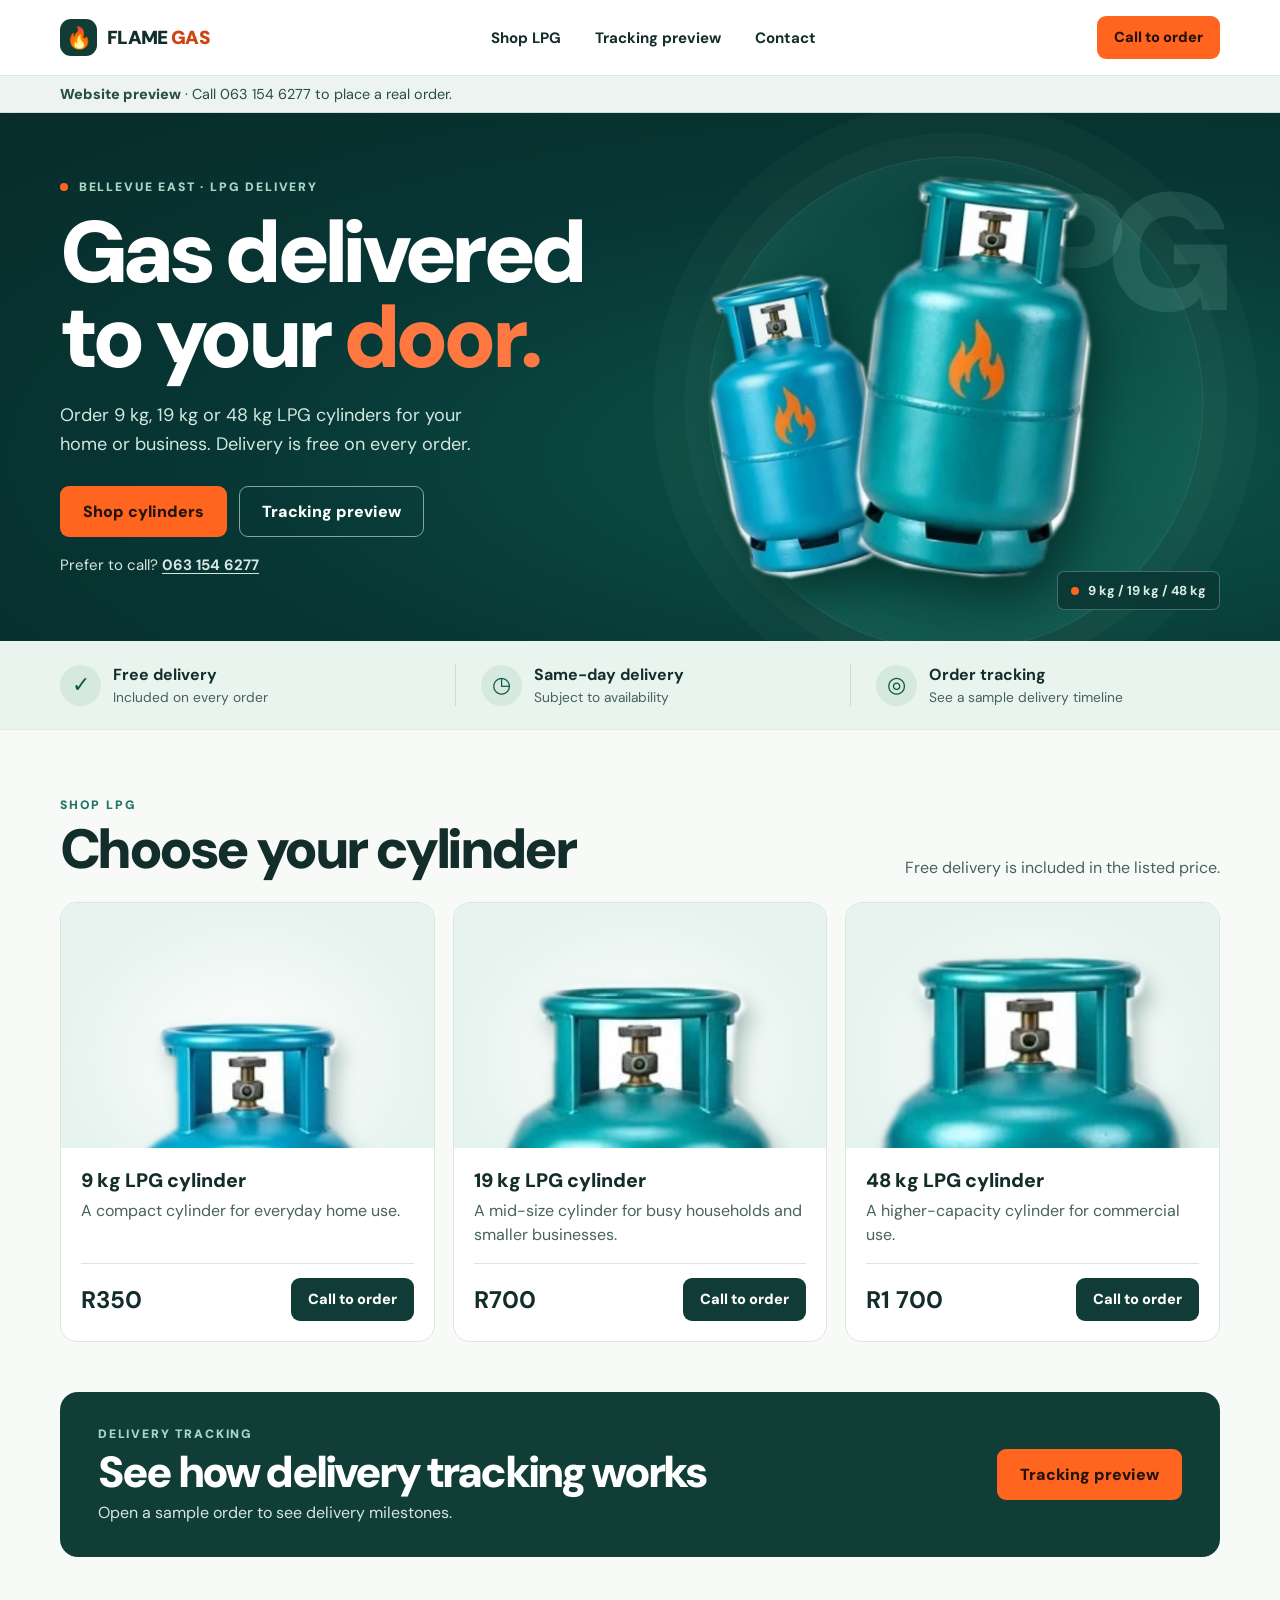
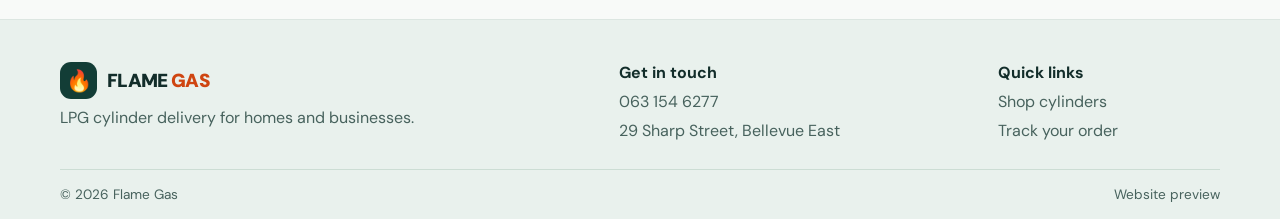
<file: index.html>
<!doctype html><html lang="en-ZA"><head><meta charSet="utf-8"/><meta name="viewport" content="width=device-width,initial-scale=1"/><link rel="preload" as="image" href="./cylinder-9.webp"/><link rel="preload" as="image" href="./cylinder-48.webp"/><link rel="preload" as="image" href="./cylinder-19.webp"/><title>Flame Gas | LPG Delivery in Bellevue East</title><meta name="description" content="Flame Gas offers 9 kg, 19 kg and 48 kg LPG cylinders with free delivery. Based in Bellevue East."/><meta name="theme-color" content="#073634"/><link rel="stylesheet" href="./style.css"/></head><body><header class="header"><div class="wrap nav"><a class="brand" href="./index.html" aria-label="Flame Gas home"><span class="brand-mark" aria-hidden="true">🔥</span><span>FLAME<span class="brand-accent"> GAS</span></span></a><nav aria-label="Main navigation"><a href="./index.html#cylinders">Shop LPG</a><a href="./track.html">Tracking preview</a><a href="./index.html#contact">Contact</a></nav><a class="button small" href="tel:+27631546277">Call to order</a></div></header><div class="preview-notice"><p class="wrap"><strong>Website preview</strong> · Call 063 154 6277 to place a real order.</p></div><main><section class="hero"><div class="wrap hero-grid"><div class="hero-copy"><p class="eyebrow"><span></span> BELLEVUE EAST · LPG DELIVERY</p><h1>Gas delivered<br/>to your <em>door.</em></h1><p>Order 9 kg, 19 kg or 48 kg LPG cylinders for your home or business. Delivery is free on every order.</p><div class="actions"><a class="button" href="#cylinders">Shop cylinders</a><a class="button outline" href="./track.html">Tracking preview</a></div><a class="hero-phone" href="tel:+27631546277">Prefer to call? <strong>063 154 6277</strong></a></div><div class="hero-art" aria-hidden="true"><div class="hero-orbit"></div><div class="art-text">LPG</div><img class="hero-bottle back" src="./cylinder-9.webp" alt=""/><img class="hero-bottle front" src="./cylinder-48.webp" alt=""/><div class="art-caption"><span></span> 9 kg / 19 kg / 48 kg</div></div></div></section><section class="benefits" aria-label="Delivery benefits"><div class="wrap benefit-row"><div><span class="benefit-icon" aria-hidden="true">✓</span><div><strong>Free delivery</strong><small>Included on every order</small></div></div><div><span class="benefit-icon" aria-hidden="true">◷</span><div><strong>Same-day delivery</strong><small>Subject to availability</small></div></div><div><span class="benefit-icon" aria-hidden="true">◎</span><div><strong>Order tracking</strong><small>See a sample delivery timeline</small></div></div></div></section><section class="catalog wrap" id="cylinders"><div class="section-heading"><div><p class="eyebrow">SHOP LPG</p><h2>Choose your cylinder</h2></div><p>Free delivery is included in the listed price.</p></div><div class="products"><article class="product"><div class="product-image stage-9"><img src="./cylinder-9.webp" alt="9 kg LPG cylinder"/></div><div class="product-copy"><h3>9 kg LPG cylinder</h3><p>A compact cylinder for everyday home use.</p><div class="product-action"><strong>R350</strong><a class="button small dark" href="tel:+27631546277" aria-label="Call to order a 9 kg cylinder">Call to order</a></div></div></article><article class="product"><div class="product-image stage-19"><img src="./cylinder-19.webp" alt="19 kg LPG cylinder"/></div><div class="product-copy"><h3>19 kg LPG cylinder</h3><p>A mid-size cylinder for busy households and smaller businesses.</p><div class="product-action"><strong>R700</strong><a class="button small dark" href="tel:+27631546277" aria-label="Call to order a 19 kg cylinder">Call to order</a></div></div></article><article class="product"><div class="product-image stage-48"><img src="./cylinder-48.webp" alt="48 kg LPG cylinder"/></div><div class="product-copy"><h3>48 kg LPG cylinder</h3><p>A higher-capacity cylinder for commercial use.</p><div class="product-action"><strong>R1 700</strong><a class="button small dark" href="tel:+27631546277" aria-label="Call to order a 48 kg cylinder">Call to order</a></div></div></article></div></section><section class="wrap track-banner"><div><p class="eyebrow">DELIVERY TRACKING</p><h2>See how delivery tracking works</h2><p>Open a sample order to see delivery milestones.</p></div><a class="button" href="./track.html">Tracking preview</a></section></main><footer id="contact"><div class="wrap footer-main"><div><a class="brand" href="./index.html" aria-label="Flame Gas home"><span class="brand-mark" aria-hidden="true">🔥</span><span>FLAME<span class="brand-accent"> GAS</span></span></a><p>LPG cylinder delivery for homes and businesses.</p></div><div><h3>Get in touch</h3><a href="tel:+27631546277">063 154 6277</a><a href="https://www.google.com/maps/search/?api=1&amp;query=29%20Sharp%20Street%2C%20Bellevue%20East" target="_blank" rel="noreferrer">29 Sharp Street, Bellevue East</a></div><div><h3>Quick links</h3><a href="./index.html#cylinders">Shop cylinders</a><a href="./track.html">Track your order</a></div></div><div class="wrap footer-bottom"><span>© 2026 Flame Gas</span><span>Website preview</span></div></footer></body></html>
</file>
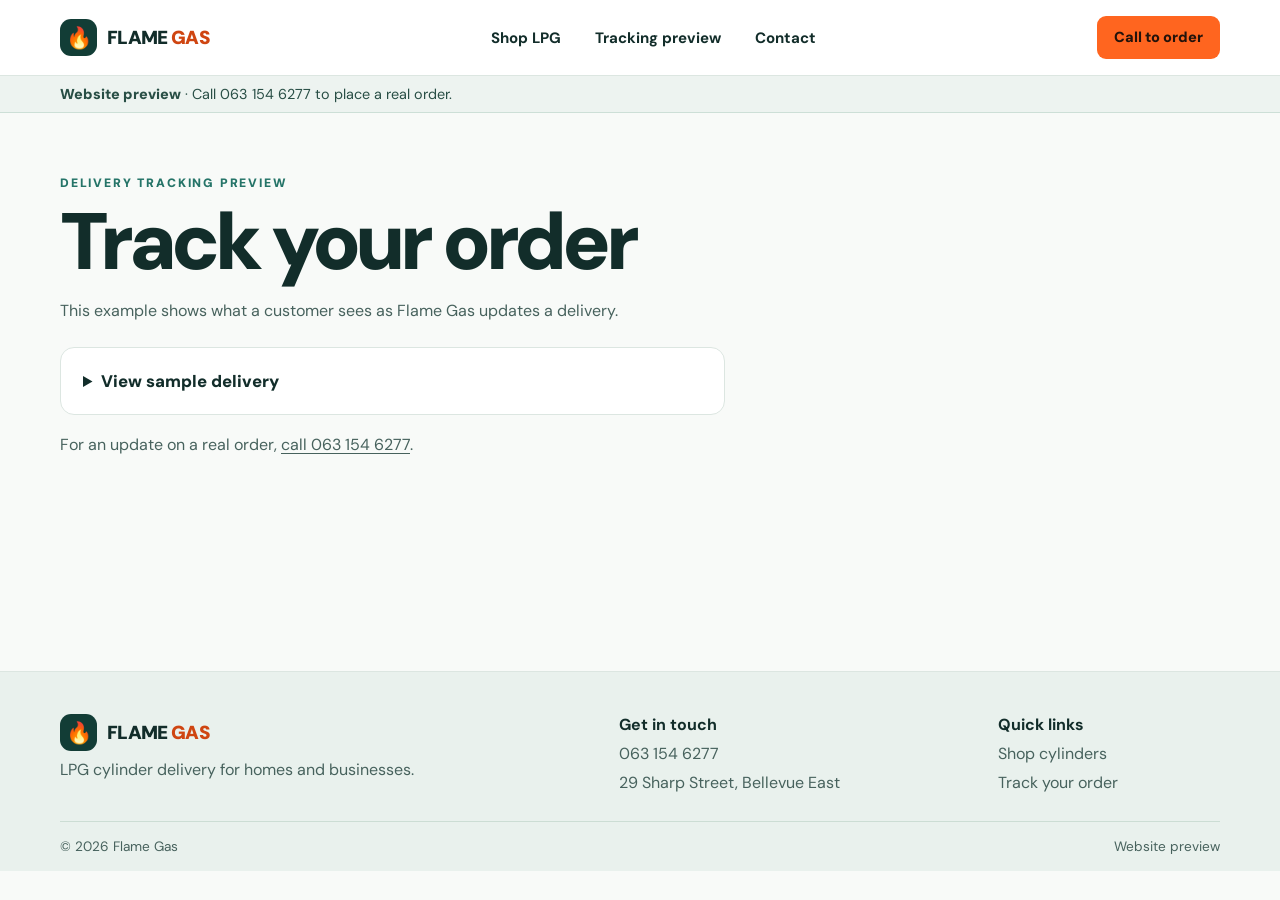
<file: track.html>
<!doctype html><html lang="en-ZA"><head><meta charSet="utf-8"/><meta name="viewport" content="width=device-width,initial-scale=1"/><title>Tracking preview | Flame Gas</title><meta name="description" content="Flame Gas offers 9 kg, 19 kg and 48 kg LPG cylinders with free delivery. Based in Bellevue East."/><meta name="theme-color" content="#073634"/><link rel="stylesheet" href="./style.css"/></head><body><header class="header"><div class="wrap nav"><a class="brand" href="./index.html" aria-label="Flame Gas home"><span class="brand-mark" aria-hidden="true">🔥</span><span>FLAME<span class="brand-accent"> GAS</span></span></a><nav aria-label="Main navigation"><a href="./index.html#cylinders">Shop LPG</a><a href="./track.html">Tracking preview</a><a href="./index.html#contact">Contact</a></nav><a class="button small" href="tel:+27631546277">Call to order</a></div></header><div class="preview-notice"><p class="wrap"><strong>Website preview</strong> · Call 063 154 6277 to place a real order.</p></div><main class="subpage wrap"><p class="eyebrow">DELIVERY TRACKING PREVIEW</p><h1>Track your order</h1><p>This example shows what a customer sees as Flame Gas updates a delivery.</p><details class="tracking-result"><summary>View sample delivery</summary><div class="order-heading"><div><p class="eyebrow">SAMPLE ORDER</p><h2>Out for delivery</h2></div><strong>R350</strong></div><ol class="timeline"><li class="reached"><strong>Order received</strong><time>09:00</time></li><li class="reached"><strong>Confirmed</strong><time>09:15</time></li><li class="reached"><strong>Out for delivery</strong><time>10:30</time></li><li><strong>Delivered</strong></li></ol><p>1 × 9 kg LPG · Free delivery</p></details><p class="assistance">For an update on a real order, <a href="tel:+27631546277">call 063 154 6277</a>.</p></main><footer id="contact"><div class="wrap footer-main"><div><a class="brand" href="./index.html" aria-label="Flame Gas home"><span class="brand-mark" aria-hidden="true">🔥</span><span>FLAME<span class="brand-accent"> GAS</span></span></a><p>LPG cylinder delivery for homes and businesses.</p></div><div><h3>Get in touch</h3><a href="tel:+27631546277">063 154 6277</a><a href="https://www.google.com/maps/search/?api=1&amp;query=29%20Sharp%20Street%2C%20Bellevue%20East" target="_blank" rel="noreferrer">29 Sharp Street, Bellevue East</a></div><div><h3>Quick links</h3><a href="./index.html#cylinders">Shop cylinders</a><a href="./track.html">Track your order</a></div></div><div class="wrap footer-bottom"><span>© 2026 Flame Gas</span><span>Website preview</span></div></footer></body></html>
</file>
<file: style.css>
@font-face{font-family:DM Sans;src:url('./dm-sans.woff2') format('woff2');font-weight:100 1000;font-display:swap}
:root{--ink:#122d2a;--muted:#47625d;--teal:#073634;--accent:#ff651f;--paper:#f8faf8;--line:#dce6e1;--white:#fff;font-family:DM Sans,Arial,sans-serif;color:var(--ink);background:var(--paper);font-synthesis:none}
*{box-sizing:border-box}
body{margin:0}
html{scroll-behavior:smooth}
a{color:inherit;text-decoration:none}
button,input,textarea{font:inherit}
button,.button{cursor:pointer}
:focus-visible{outline:3px solid #d44411;outline-offset:3px}
button:disabled{cursor:wait;opacity:.6}
h1,h2,h3,p{margin:0}
.wrap{width:min(1160px,calc(100% - 64px));margin-inline:auto}
.header{background:white;border-bottom:1px solid var(--line)}
.nav{height:75px;display:flex;align-items:center;justify-content:space-between;gap:24px}
.brand{display:inline-flex;align-items:center;gap:10px;font-size:1.18rem;font-weight:950;letter-spacing:-.035em;white-space:nowrap}
.brand-mark{display:grid;place-items:center;width:37px;height:37px;border-radius:11px;background:#123d36;font-size:21px}
.brand-accent{color:#cf4511}
.nav nav{display:flex;align-items:center;gap:34px;font-size:.94rem;font-weight:720}
.nav nav a:hover,footer a:hover,.text-button:hover{text-decoration:underline;text-underline-offset:4px}
.button{border:1px solid transparent;border-radius:9px;display:inline-flex;align-items:center;justify-content:center;gap:9px;min-height:51px;padding:0 22px;background:var(--accent);color:#24130b;font-weight:850;white-space:nowrap;transition:background .15s ease}
.button:hover{background:#ff824b}
.button.small{min-height:43px;padding:0 16px;font-size:.91rem}
.button.dark{background:#103b36;color:#fff}
.button.dark:hover{background:#1e5950}
.button.outline{background:transparent;border-color:#87a39c;color:white}
.button.outline:hover{background:#ffffff1a}
.count{padding:1px 7px;background:#22130b;color:white;border-radius:12px;font-size:.8rem}
.hero{background:radial-gradient(ellipse at 78% 65%,#0d554b 0%,#073634 56%,#072c2b 100%);color:white;overflow:hidden}
.hero-grid{min-height:495px;display:grid;grid-template-columns:1.04fr 1fr;align-items:center;gap:12px}
.hero-copy{padding:66px 0;position:relative;z-index:2}
.eyebrow{font-size:.76rem;font-weight:900;letter-spacing:.15em;color:#257468}
.hero .eyebrow,.track-banner .eyebrow{color:#a4d8c5}
.eyebrow span,.art-caption span{display:inline-block;width:8px;height:8px;background:var(--accent);border-radius:50%;margin-right:6px}
h1,h2{font-weight:900;letter-spacing:-.065em;line-height:1.03}
.hero h1{font-size:clamp(3.6rem,6.8vw,6.15rem);margin:15px 0 20px;line-height:.98}
.hero em{color:#ff7842;font-style:normal}
.hero-copy>p:not(.eyebrow){max-width:450px;color:#d3e7e0;font-size:1.13rem;line-height:1.6}
.actions{display:flex;flex-wrap:wrap;align-items:center;gap:12px}
.hero .actions{margin-top:28px}
.hero-phone{display:inline-block;margin-top:18px;color:#d5e7e1;font-size:.94rem}
.hero-phone strong{text-decoration:underline;text-underline-offset:3px}
.hero-art{align-self:stretch;min-height:435px;position:relative;isolation:isolate}
.hero-orbit{position:absolute;width:88%;aspect-ratio:1;top:55%;left:53%;transform:translate(-50%,-50%);border-radius:50%;border:1px solid #9bdac22e;box-shadow:0 0 0 24px #a2d5c309,0 0 0 55px #a2d5c308,inset 0 0 110px #5ccbb038;background:radial-gradient(circle at 47% 58%,#1a957e55,#0d4d4544 72%)}
.art-text{position:absolute;top:11%;right:1%;font-weight:950;font-size:clamp(6rem,13vw,12rem);letter-spacing:-.13em;color:#9ce2cf22;line-height:1}
.hero-bottle{position:absolute;object-fit:contain;bottom:12%;filter:drop-shadow(12px 19px 22px #012623bb)}
.hero-bottle.back{height:57%;left:10%;transform:rotate(-11deg);opacity:.95}
.hero-bottle.front{height:76%;left:37%;transform:rotate(7deg)}
.art-caption{position:absolute;bottom:6%;right:0;background:#0c3734e8;color:#dcece5;padding:10px 13px;font-size:.81rem;font-weight:750;border:1px solid #b0dbca55;border-radius:7px}
.benefits{background:#e9f4ee;border-bottom:1px solid #dfece5}
.benefit-row{display:grid;grid-template-columns:repeat(3,1fr);padding:23px 0;gap:25px}
.benefit-row>div{display:flex;align-items:center;gap:12px}
.benefit-row>div:not(:first-child){border-left:1px solid #cbded6;padding-left:25px}
.benefit-icon{display:grid;place-items:center;flex:none;width:41px;height:41px;border-radius:50%;background:#d5e9df;color:#10574b;font-weight:950;font-size:1.35rem}
.benefit-row strong,.benefit-row small{display:block}
.benefit-row small{color:var(--muted);font-size:.86rem;margin-top:3px}
.catalog{padding-block:67px 46px;scroll-margin-top:16px}
.section-heading{display:flex;justify-content:space-between;align-items:end;gap:18px;margin-bottom:24px}
.section-heading p:not(.eyebrow){color:var(--muted)}
h2{font-size:clamp(2.1rem,4.5vw,3.45rem);margin-top:8px}
.products{display:grid;grid-template-columns:repeat(3,1fr);gap:18px}
.product{overflow:hidden;background:white;border:1px solid var(--line);border-radius:17px;display:flex;flex-direction:column}
.product-image{height:clamp(180px,22vw,245px);display:grid;place-items:center;background:radial-gradient(ellipse at 50% 63%,white,#e6f3ef 70%);overflow:hidden}
.product-image img{height:78%;width:100%;object-fit:contain;filter:drop-shadow(7px 13px 10px #315c5260)}
.stage-9 img{height:67%}.stage-48 img{height:86%}
.product-copy{display:flex;flex-direction:column;flex:1;padding:20px}
.product h3{font-size:1.22rem;font-weight:850}
.product p{color:var(--muted);line-height:1.48;margin:6px 0 16px}
.product-action{display:flex;align-items:center;justify-content:space-between;gap:8px;border-top:1px solid var(--line);padding-top:14px;margin-top:auto}
.product-action strong{font-size:1.5rem;white-space:nowrap}
.track-banner{display:flex;justify-content:space-between;align-items:center;gap:22px;background:#103e36;color:white;border-radius:18px;padding:34px 38px;margin-block:4px 62px}
.track-banner h2{font-size:clamp(1.9rem,3.4vw,2.8rem)}
.track-banner p:not(.eyebrow){color:#d3e7df;margin-top:8px}
footer{background:#e9f1ed;border-top:1px solid var(--line)}
.footer-main{padding-block:42px 28px;display:grid;grid-template-columns:1.5fr 1fr .62fr;gap:22px}
.footer-main p,.footer-main div>a:not(.brand){color:var(--muted);margin-top:8px;display:block}
.footer-main h3{font-size:1rem}
.footer-bottom{border-top:1px solid #ccddd4;display:flex;justify-content:space-between;padding-block:16px;color:var(--muted);font-size:.85rem}
dialog{padding:0;background:white;color:var(--ink);border:1px solid var(--line);border-radius:17px;width:min(550px,calc(100% - 22px));max-height:calc(100% - 22px);box-shadow:0 20px 80px #052a2d55}
dialog::backdrop{background:#061e20b8}
.dialog-head{display:flex;justify-content:space-between;align-items:start;padding:24px 24px 16px;border-bottom:1px solid var(--line)}
.dialog-head h2{font-size:2.4rem}
.close{border:0;background:#eaf3ed;border-radius:50%;min-width:39px;min-height:39px;font-size:1.5rem;color:var(--ink)}
.checkout,.receipt{padding:20px 24px 24px}
.receipt{line-height:1.55}
.receipt .button{margin-top:15px}
.tracking-code{font-family:monospace;font-size:1.14rem;font-weight:850;padding:14px;background:#e9f4ee;margin-top:12px;border-radius:8px;overflow-wrap:anywhere}
.line{display:grid;grid-template-columns:1fr auto minmax(60px,auto);align-items:center;gap:11px;padding-block:6px}
.line label{display:flex;align-items:center;gap:5px}
.line input{width:57px;padding:5px}
.line span{text-align:right}
.total{display:flex;justify-content:space-between;gap:10px;border-block:1px solid var(--line);padding:12px 0;margin-block:10px 16px}
.total b{color:#216954}
.details{display:grid;grid-template-columns:1fr 1fr;gap:11px}
label{display:block;font-size:.91rem;font-weight:750}
input,textarea{display:block;width:100%;border:1px solid #b9ccc3;background:#fff;border-radius:7px;padding:10px;color:var(--ink);margin-top:4px;font-size:1rem}
textarea{resize:vertical}
.wide{grid-column:1/-1}
.muted,.form-note{color:var(--muted)}
.form-note{font-size:.9rem;margin:12px 0}
.error{background:#ffede5;color:#8a290b;border-radius:8px;padding:12px;margin-block:12px}
.subpage{min-height:62vh;padding:62px 0 75px}
.subpage h1{font-size:clamp(2.9rem,7vw,5rem);margin:10px 0 16px}
.subpage>p:not(.eyebrow){line-height:1.55;color:var(--muted)}
.tracking-form{display:flex;align-items:end;gap:12px;max-width:590px;margin-top:25px}
.tracking-form label{flex:1;min-width:0}
.tracking-form input{height:51px}
.tracking-result,.dispatch-order{margin-top:23px;padding:22px;border:1px solid var(--line);background:white;border-radius:14px}
.tracking-result{max-width:665px}
.order-heading,.order-footer{display:flex;justify-content:space-between;align-items:center;gap:14px}
.order-heading h2{font-size:1.75rem;letter-spacing:-.045em}
.timeline{list-style:none;padding:0 0 0 9px;margin:20px 0}
.timeline li{position:relative;border-left:2px solid var(--line);padding:0 0 17px 20px;color:#536860}
.timeline li:last-child{padding-bottom:0;border-color:transparent}
.timeline li::before{content:'';position:absolute;left:-7px;top:2px;width:10px;height:10px;border:1px solid #a9c2b7;background:#edf3f0;border-radius:50%}
.timeline li.reached{color:var(--ink)}
.timeline li.reached::before{background:#177e65;border-color:#177e65}
time{display:block;font-size:.87rem;color:var(--muted);margin-top:4px}
.assistance{margin-top:18px}
.assistance a,.order-footer a,.dispatch-order p a{text-decoration:underline;text-underline-offset:3px}
.dispatch .section-heading{margin-bottom:0}
.dispatch .section-heading .button{margin-bottom:12px}
.dispatch-order p{margin-top:8px;overflow-wrap:anywhere}
.order-footer{margin-top:12px;border-top:1px solid var(--line);padding-top:12px;flex-wrap:wrap}
.status{border-radius:22px;background:#e1f0e8;padding:7px 10px;font-size:.88rem;font-weight:750}
.text-button{border:0;background:none;color:#8a290b;padding:8px}
.pager{margin-top:20px}
.empty{background:#eaf3ed;padding:18px;margin-top:18px;border-radius:10px}
@media(max-width:850px){.wrap{width:calc(100% - 40px)}.hero-grid{min-height:430px}.hero-art{min-height:370px}.hero-copy{padding:50px 0}.nav nav{gap:15px}.product-copy{padding:15px}.product-action{flex-wrap:wrap}.benefit-row>div:not(:first-child){padding-left:13px}}
@media(max-width:650px){.wrap{width:calc(100% - 32px)}.nav{height:auto;min-height:60px;flex-wrap:wrap;gap:0;padding:9px 0}.nav nav{order:3;justify-content:center;width:100%;padding:11px 0 4px}.brand{font-size:1.04rem}.brand-mark{width:32px;height:32px}.hero-grid{grid-template-columns:1fr;gap:0}.hero-copy{padding:37px 0 4px}.hero h1{font-size:clamp(3.35rem,12vw,4.8rem)}.hero-art{min-height:290px;max-width:390px;width:100%;margin-inline:auto}.hero-orbit{width:70%}.hero-bottle.front{height:80%}.hero-bottle.back{left:18%;height:58%}.art-text{font-size:8rem;right:5%}.benefit-row{grid-template-columns:1fr;gap:12px;padding:16px 0}.benefit-row>div:not(:first-child){padding:0;border:0}.benefit-icon{width:33px;height:33px;font-size:1.05rem}.catalog{padding:40px 0 24px}.section-heading,.track-banner{align-items:start;flex-direction:column;gap:10px}.products{grid-template-columns:1fr}.product-image{height:215px}.product-action{flex-wrap:nowrap}.track-banner{padding:24px;margin-bottom:35px;gap:16px}.footer-main{grid-template-columns:1fr 1fr}.footer-main>div:first-child{grid-column:1/-1}.subpage{padding:40px 0}.tracking-form{align-items:stretch;flex-direction:column}.details{grid-template-columns:1fr}.dialog-head,.checkout,.receipt{padding-inline:16px}}
@media(prefers-reduced-motion:reduce){html{scroll-behavior:auto}*{transition:none!important}}
.preview-notice{background:#edf3f0;color:#284e45;border-bottom:1px solid #cddfd7;padding:9px 0;font-size:.9rem}
.preview-notice strong{font-weight:850}
details.tracking-result summary{cursor:pointer;font-weight:850;font-size:1.05rem}
details.tracking-result .order-heading{margin-top:17px}
</file>
